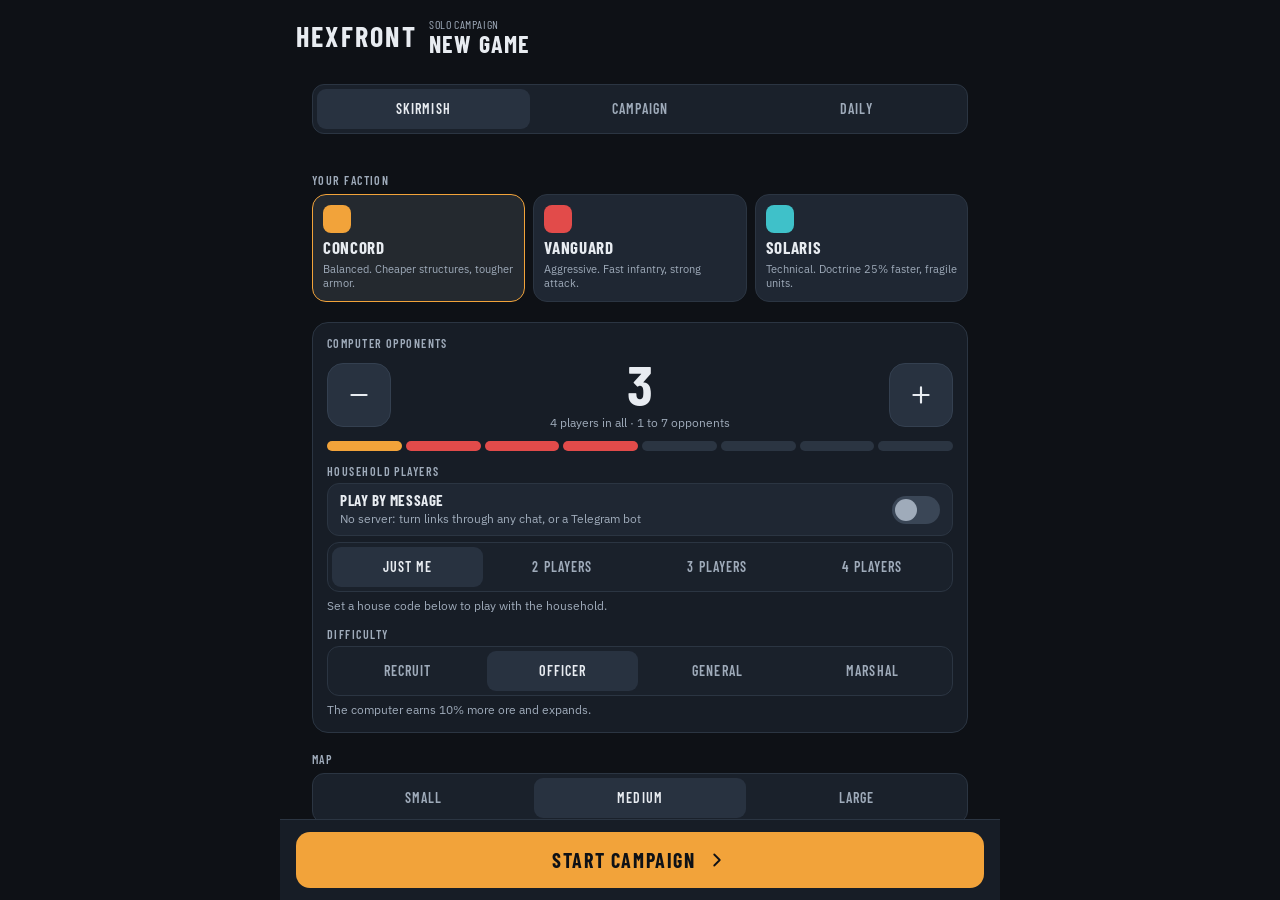
<file: index.html>
<!doctype html>
<html lang="en">
<head>
<meta charset="utf-8">
<meta name="viewport" content="width=device-width, initial-scale=1, viewport-fit=cover, user-scalable=no, maximum-scale=1">
<meta name="theme-color" content="#0E1116">
<meta name="apple-mobile-web-app-capable" content="yes">
<meta name="mobile-web-app-capable" content="yes">
<meta name="apple-mobile-web-app-status-bar-style" content="black-translucent">
<meta name="robots" content="noindex, nofollow">
<title>Hexfront</title>
<link rel="preconnect" href="https://fonts.googleapis.com">
<link rel="preconnect" href="https://fonts.gstatic.com" crossorigin>
<link rel="stylesheet" href="https://fonts.googleapis.com/css2?family=Barlow+Condensed:wght@500;600;700&family=IBM+Plex+Sans:wght@400;500;600&display=swap">
<link rel="manifest" href="./manifest.webmanifest">
<link rel="icon" href="./icon.svg" type="image/svg+xml">
<link rel="apple-touch-icon" href="./icon-192.png">
  <script type="module" crossorigin src="./assets/index-CR-FYOFT.js"></script>
  <link rel="modulepreload" crossorigin href="./assets/three-Y268TnyY.js">
  <link rel="stylesheet" crossorigin href="./assets/index-BU2cLosu.css">
</head>
<body>
<div id="app"></div>
<script>
  if ("serviceWorker" in navigator && location.protocol.startsWith("http") && !/localhost|127\.0\.0\.1/.test(location.hostname)) {
    window.addEventListener("load", () => navigator.serviceWorker.register("./sw.js").then((reg) => {
      const announce = () => {
        if (document.getElementById("update-banner")) return;
        const b = document.createElement("button");
        b.id = "update-banner";
        b.textContent = "A new version of Hexfront is ready. Tap to reload.";
        b.style.cssText = "position:fixed;left:12px;right:12px;bottom:calc(16px + env(safe-area-inset-bottom));z-index:99;padding:14px;border-radius:14px;border:1px solid #3FC1C9;background:#171D26;color:#E8ECF1;font:600 15px system-ui,sans-serif;text-align:center;box-shadow:0 8px 24px rgba(0,0,0,.5)";
        b.onclick = () => location.reload();
        document.body.appendChild(b);
      };
      if (reg.waiting && navigator.serviceWorker.controller) announce();
      reg.addEventListener("updatefound", () => { const w = reg.installing; if (!w) return; w.addEventListener("statechange", () => { if (w.state === "installed" && navigator.serviceWorker.controller) announce(); }); });
      setInterval(() => reg.update().catch(() => {}), 10 * 60 * 1000);
    }).catch(() => {}));
  }
</script>
</body>
</html>
</file>
<file: assets/index-BU2cLosu.css>
:root{--ground: #0E1116;--panel: #171D26;--raised: #1F2733;--raised2: #283240;--line: #2B3542;--line2: #3A4656;--text: #E8ECF1;--muted: #9FABBA;--soft: #C7D0DB;--accent: #F2A33A;--hostile: #E24B4A;--info: #3FC1C9;--ok: #6CC47A;--influence: #B88CFF;--d: "Barlow Condensed", "IBM Plex Sans", sans-serif;--b: "IBM Plex Sans", system-ui, sans-serif;--safe-b: env(safe-area-inset-bottom, 0px);--safe-t: env(safe-area-inset-top, 0px)}*{box-sizing:border-box;-webkit-tap-highlight-color:transparent}html,body{margin:0;height:100%;background:var(--ground);color:var(--text);font:14px/1.35 var(--b);-webkit-font-smoothing:antialiased;overscroll-behavior:none}body{position:fixed;inset:0;overflow:hidden;touch-action:none}#app{position:absolute;inset:0}button{font:inherit;color:inherit;background:none;border:0;padding:0;cursor:pointer;text-align:left;touch-action:manipulation}button:disabled{cursor:default}svg{display:block;flex:none}.d{font-family:var(--d);letter-spacing:.05em;text-transform:uppercase}.num{font-family:var(--d);font-variant-numeric:tabular-nums}.muted{color:var(--muted)}.row{display:flex;align-items:center;gap:8px}.col{display:flex;flex-direction:column;gap:8px}.grow{flex:1;min-width:0}.lab{font:600 12px/1 var(--d);letter-spacing:.12em;text-transform:uppercase;color:var(--muted)}::-webkit-scrollbar{width:0;height:0}.primary{height:56px;border-radius:14px;background:var(--accent);color:#0e1116;display:flex;align-items:center;justify-content:center;gap:10px;font:700 20px/1 var(--d);letter-spacing:.08em;text-transform:uppercase;width:100%}.primary:disabled{opacity:.45}.primary:active{filter:brightness(.92)}.ghost{height:44px;padding:0 14px;border-radius:12px;border:1px solid var(--line2);display:flex;align-items:center;justify-content:center;gap:8px;font:600 15px/1 var(--d);letter-spacing:.06em;text-transform:uppercase;color:var(--text)}.ghost.sm{height:36px;font-size:13px;padding:0 10px;border-radius:9px}.ghost.round{width:44px;padding:0;border-radius:22px}.act{flex:1;height:48px;min-width:0;padding:0 4px;border-radius:10px;background:var(--raised2);border:1px solid #344050;display:flex;align-items:center;justify-content:center;gap:6px;font:600 14px/1 var(--d);letter-spacing:.06em;text-transform:uppercase;color:var(--text)}.act.on{background:var(--accent);color:#0e1116;border-color:var(--accent)}.act.danger{background:var(--hostile);color:#fff;border-color:var(--hostile)}.act:disabled{opacity:.4}.act .kbd{margin-left:2px}.chip{height:36px;padding:0 10px;border-radius:8px;background:var(--panel);border:1px solid var(--line);display:flex;align-items:center;gap:6px;color:var(--text);white-space:nowrap}.chip .k{font:600 11px/1 var(--d);letter-spacing:.08em;text-transform:uppercase;color:var(--muted)}.chip .v{font:700 18px/1 var(--d);letter-spacing:.02em;font-variant-numeric:tabular-nums}.chip .dl{font:600 12px/1 var(--d);color:var(--ok)}.chip .dl.neg{color:var(--hostile)}.chip.warn{border-color:#8a5a14}.chip.warn .v{color:var(--accent)}.chip.icon{width:36px;padding:0;justify-content:center}.kbd{display:none;align-items:center;justify-content:center;min-width:20px;height:20px;padding:0 5px;border-radius:5px;background:var(--ground);border:1px solid var(--line2);font:600 11px/1 var(--d);color:var(--muted);letter-spacing:.04em}.tile{flex:1;height:72px;border-radius:12px;background:var(--raised);border:1px solid var(--line);display:flex;flex-direction:column;align-items:center;justify-content:center;gap:6px;position:relative;color:var(--text)}.tile.on{border-color:var(--accent);background:#24292f}.tile .l{font:600 12px/1 var(--d);letter-spacing:.08em;text-transform:uppercase;color:var(--soft)}.tile .kbd{position:absolute;top:6px;left:6px}.badge{position:absolute;top:6px;right:6px;min-width:18px;height:18px;padding:0 5px;border-radius:9px;background:var(--accent);color:#0e1116;font:700 12px/18px var(--d);text-align:center}.badge.red{background:var(--hostile);color:#fff}.hp{height:6px;border-radius:3px;background:var(--line);overflow:hidden}.hp i{display:block;height:100%;background:var(--ok)}.hp i.mid{background:var(--accent)}.hp i.low{background:var(--hostile)}.seg{display:flex;gap:4px;padding:4px;border-radius:12px;background:#1a212b;border:1px solid var(--line)}.seg button{flex:1;height:40px;border-radius:9px;display:flex;align-items:center;justify-content:center;font:600 14px/1 var(--d);letter-spacing:.08em;text-transform:uppercase;color:var(--muted)}.seg button.on{background:var(--raised2);color:var(--text)}.card{min-height:104px;padding:10px;border-radius:12px;background:var(--raised);border:1px solid var(--line);display:flex;flex-direction:column;gap:6px;color:var(--text);position:relative;text-align:left}.card .n{font:700 15px/1.05 var(--d);letter-spacing:.03em;text-transform:uppercase}.card .m{font:600 12px/1.2 var(--d);letter-spacing:.04em;color:var(--muted);font-variant-numeric:tabular-nums;display:flex;gap:6px;align-items:center;flex-wrap:wrap}.card .blurb{font-size:11px;color:var(--muted);line-height:1.3}.card.lock{opacity:.5}.card.poor .ore{color:var(--hostile)}.card .pw.plus{color:var(--ok)}.card .pw.minus{color:var(--accent)}.listrow{display:flex;align-items:center;gap:10px;min-height:52px;padding:8px 12px;border-radius:12px;background:var(--raised);border:1px solid var(--line);color:var(--text);width:100%;text-align:left}.listrow .t{font:700 15px/1.1 var(--d);letter-spacing:.04em;text-transform:uppercase}.listrow .s{font-size:12px;color:var(--muted);margin-top:2px}.listrow.on{border-color:var(--accent);background:#24292f}.tok{min-width:30px;height:24px;padding:0 6px;border-radius:6px;display:inline-flex;align-items:center;justify-content:center;font:700 13px/1 var(--d);letter-spacing:.06em;color:#0e1116;background:var(--accent);flex:none}.tok.big{width:44px;height:44px;border-radius:10px;font-size:18px}.ring{width:36px;height:36px;border-radius:18px;background:conic-gradient(var(--accent) 0 var(--p, 0%),var(--line) var(--p, 0%) 100%);display:flex;align-items:center;justify-content:center;flex:none}.ring i{width:26px;height:26px;border-radius:13px;background:var(--raised);display:flex;align-items:center;justify-content:center;font:700 12px/1 var(--d);font-style:normal;color:var(--text)}.stat{flex:1;padding:8px 10px;border-radius:10px;background:var(--raised);border:1px solid var(--line)}.stat .k{font:600 11px/1 var(--d);letter-spacing:.08em;text-transform:uppercase;color:var(--muted)}.stat .v{font:700 20px/1.1 var(--d);font-variant-numeric:tabular-nums;margin-top:3px}.stat.warn{border-color:#8a5a14}.stat.warn .v{color:var(--accent)}.toggle{width:48px;height:28px;border-radius:14px;background:var(--accent);position:relative;flex:none}.toggle i{position:absolute;top:3px;left:23px;width:22px;height:22px;border-radius:11px;background:#0e1116;transition:left .15s}.toggle.off{background:var(--line2)}.toggle.off i{left:3px;background:var(--muted)}.tag{display:inline-flex;align-items:center;gap:6px;height:24px;padding:0 8px;border-radius:6px;background:var(--raised);border:1px solid var(--line);font:600 11px/1 var(--d);letter-spacing:.1em;text-transform:uppercase;color:var(--soft)}.setup{position:absolute;inset:0;display:flex;flex-direction:column;background:var(--ground);max-width:560px;margin:0 auto}.setup .head{padding:calc(16px + var(--safe-t)) 16px 0;display:flex;align-items:center;gap:12px}.setup .body{flex:1;overflow-y:auto;padding:20px 16px 16px;display:flex;flex-direction:column;gap:20px}.setup .foot{padding:12px 16px calc(12px + var(--safe-b));background:var(--panel);border-top:1px solid var(--line)}.fac{flex:1;min-height:92px;padding:10px;border-radius:14px;background:var(--raised);border:1px solid var(--line);display:flex;flex-direction:column;gap:6px;color:var(--text)}.fac.on{border-color:var(--fc, var(--accent));background:#24292f}.fac .sw{width:28px;height:28px;border-radius:8px}.fac .n{font:700 17px/1 var(--d);letter-spacing:.04em;text-transform:uppercase}.fac .s{font-size:11px;color:var(--muted);line-height:1.3}.step{width:64px;height:64px;border-radius:16px;background:var(--raised2);border:1px solid #344050;display:flex;align-items:center;justify-content:center;color:var(--text);flex:none}.step:disabled{opacity:.35}.slot{flex:1;height:10px;border-radius:5px;background:var(--line)}.slot.me{background:var(--accent)}.slot.en{background:var(--hostile)}.panelbox{display:flex;flex-direction:column;gap:10px;padding:14px;border-radius:16px;background:var(--panel);border:1px solid var(--line)}.title-xl{font:700 56px/.9 var(--d);font-variant-numeric:tabular-nums}.hero{font:700 44px/.95 var(--d);letter-spacing:.08em;text-transform:uppercase}#game{position:absolute;inset:0;display:grid;grid-template-columns:1fr;grid-template-rows:1fr}#game .map{position:relative;grid-area:1 / 1;overflow:hidden;background:#0b0e12}#game .map canvas{position:absolute;inset:0;width:100%;height:100%;display:block}.labels{position:absolute;inset:0;pointer-events:none;overflow:hidden}.lbl{position:absolute;left:0;top:0;white-space:nowrap;font:600 11px/1 var(--d);letter-spacing:.08em;text-transform:uppercase;color:var(--text);text-shadow:0 1px 2px #000,0 0 6px #000;will-change:transform}.lbl.city{padding:2px 6px;border-radius:4px;background:#0e1116b3;border:1px solid rgba(255,255,255,.12)}.lbl.warn{padding:2px 6px;border-radius:4px;background:#e24b4aeb;color:#fff;font-size:10px}.lbl.city.mine{border-color:#f2a33a99}.lbl.city.theirs{border-color:#e24b4a99}.lbl.fx{font-size:15px;font-weight:700}.lbl.fx.dmg{color:#fff}.lbl.fx.ore{color:#f2b14a}.lbl.fx.cap{color:#fff;font-size:13px}.top{position:absolute;left:12px;right:12px;top:calc(12px + var(--safe-t));display:flex;gap:6px;align-items:center;z-index:3;pointer-events:none}.top>*{pointer-events:auto}.pill{position:absolute;left:50%;transform:translate(-50%);top:calc(58px + var(--safe-t));height:32px;padding:0 12px;border-radius:16px;background:#0e1116eb;border:1px solid var(--line);display:flex;align-items:center;gap:8px;font:600 13px/1 var(--d);letter-spacing:.1em;text-transform:uppercase;white-space:nowrap;color:var(--text);z-index:3;max-width:calc(100% - 24px);overflow:hidden;text-overflow:ellipsis}.pill .dot{width:8px;height:8px;border-radius:4px;background:var(--accent);flex:none}.pill .dot.red{background:var(--hostile)}.floats{position:absolute;right:12px;bottom:var(--dock-h, 280px);display:flex;flex-direction:column;gap:8px;z-index:3;transform:translateY(-12px)}.float{width:48px;height:48px;border-radius:24px;background:#171d26f0;border:1px solid var(--line2);display:flex;align-items:center;justify-content:center;color:var(--text);position:relative}.float .badge{top:-4px;right:-4px}.dock{position:absolute;left:0;right:0;bottom:0;background:#171d26f7;border-top:1px solid var(--line);border-radius:20px 20px 0 0;padding:8px 12px calc(12px + var(--safe-b));display:flex;flex-direction:column;gap:10px;z-index:4}.dock .handle{width:40px;height:4px;border-radius:2px;background:var(--line2);margin:0 auto 2px}.selcard{display:flex;flex-direction:column;gap:10px;padding:10px 12px;border-radius:14px;background:#1a212b;border:1px solid var(--line)}.selcard .name{font:700 20px/1 var(--d);letter-spacing:.04em;text-transform:uppercase}.selcard .sub{font-size:12px;color:var(--muted);margin-top:4px}.selcard .big{font:700 20px/1 var(--d)}.tiles{display:flex;gap:8px}.left{display:none}.sheet{position:absolute;inset:30% 0 0;background:var(--panel);border-top:1px solid var(--line);border-radius:20px 20px 0 0;z-index:6;display:flex;flex-direction:column;transform:translateY(105%);transition:transform .22s cubic-bezier(.2,.8,.2,1)}.sheet.open{transform:translateY(0)}.sheet .handle{width:40px;height:4px;border-radius:2px;background:var(--line2);margin:8px auto 0;flex:none}.sheet .shead{display:flex;align-items:center;gap:12px;padding:10px 12px 0;flex:none}.sheet .sbody{flex:1;overflow-y:auto;padding:12px;display:flex;flex-direction:column;gap:12px;-webkit-overflow-scrolling:touch}.sheet .sfoot{padding:10px 12px calc(10px + var(--safe-b));border-top:1px solid var(--line);display:flex;gap:8px;flex:none}.sheet .title{font:700 22px/1 var(--d);letter-spacing:.04em;text-transform:uppercase}.sheet .subtitle{font-size:12px;color:var(--muted);margin-top:3px}.scrim{position:absolute;inset:0;background:#0e111673;z-index:5;opacity:0;pointer-events:none;transition:opacity .2s}.scrim.on{opacity:1;pointer-events:auto}.grid3{display:grid;grid-template-columns:repeat(3,minmax(0,1fr));gap:8px}.grid2{display:grid;grid-template-columns:repeat(2,minmax(0,1fr));gap:8px}.radial{position:absolute;inset:0;z-index:8;display:none}.radial.on{display:block}.radial .dim{position:absolute;inset:0;background:#0e11168c}.rb{position:absolute;width:64px;height:64px;margin:-32px 0 0 -32px;border-radius:32px;background:var(--raised);border:2px solid var(--line2);display:flex;flex-direction:column;align-items:center;justify-content:center;gap:3px;color:var(--text);font:600 11px/1 var(--d);letter-spacing:.06em;text-transform:uppercase;box-shadow:0 6px 18px #00000080;transition:transform .08s}.rb.hot{transform:scale(1.12);border-color:#fff}.rb.attack.hot{background:var(--hostile);color:#fff}.rb.move.hot,.rb.harvest.hot,.rb.fortify.hot,.rb.rally.hot{background:var(--accent);color:#0e1116}.rb.off{opacity:.4}.rb.cancel{background:var(--ground)}.radial .info{position:absolute;left:24px;right:24px;padding:12px 14px;border-radius:14px;background:#171d26f7;border:1px solid var(--line);display:flex;gap:12px;align-items:center}.radial .hint{position:absolute;left:0;right:0;bottom:0;padding:16px 24px calc(28px + var(--safe-b));background:#171d26f7;border-top:1px solid var(--line);border-radius:20px 20px 0 0;text-align:center}.feed{display:flex;flex-direction:column;padding:4px 12px;border-radius:14px;background:#1a212b;border:1px solid var(--line);max-height:132px;overflow-y:auto}.ev{display:flex;gap:10px;align-items:flex-start;padding:7px 0;border-top:1px solid #222B36;font-size:13px}.ev:first-child{border-top:0}.ev .t{font:700 13px/1.2 var(--d);color:var(--muted);font-variant-numeric:tabular-nums;width:34px;flex:none}.scrub{position:relative;height:6px;border-radius:3px;background:var(--line);margin:14px 6px 10px}.scrub .fill{position:absolute;left:0;top:0;bottom:0;border-radius:3px;background:var(--accent)}.scrub .tick{position:absolute;top:-4px;width:3px;height:14px;border-radius:2px;background:var(--text);margin-left:-1px}.scrub .tick.soon{background:#4b5868}.scrub .knob{position:absolute;top:-7px;width:20px;height:20px;margin-left:-10px;border-radius:10px;background:#fff;border:3px solid var(--accent)}.scrub input{position:absolute;left:-10px;right:-10px;top:-16px;height:38px;width:calc(100% + 20px);opacity:0;margin:0;cursor:pointer}.ctl{width:48px;height:48px;border-radius:12px;background:var(--raised2);border:1px solid #344050;display:flex;align-items:center;justify-content:center;color:var(--text);flex:none}.spd{flex:1;height:40px;border-radius:10px;display:flex;align-items:center;justify-content:center;font:700 16px/1 var(--d);color:var(--muted)}.spd.on{background:var(--raised2);color:var(--text)}.screen{position:absolute;z-index:10;background:var(--ground);display:flex;flex-direction:column;padding:calc(20px + var(--safe-t)) 16px calc(20px + var(--safe-b));gap:16px;overflow-y:auto;max-width:560px;margin:0 auto;inset:0}.screen.wide{max-width:720px}.segs{display:flex;gap:6px}.segs i{flex:1;height:4px;border-radius:2px;background:var(--line)}.segs i.on{background:var(--accent)}.h1{font:700 30px/1.02 var(--d);letter-spacing:.03em;text-transform:uppercase;margin:0}.dcard{display:flex;flex-direction:column;gap:12px;padding:16px 14px;border-radius:18px;background:var(--panel);border:1px solid var(--line)}.dcard .ttl{font:700 24px/1.05 var(--d);letter-spacing:.03em;text-transform:uppercase}.dcard p{margin:0;font-size:14px;color:var(--soft)}.choice{display:flex;align-items:center;gap:12px;min-height:60px;padding:10px 12px;border-radius:14px;background:var(--raised);border:1px solid #344050;color:var(--text);width:100%;text-align:left}.choice.rec{border-color:var(--accent);background:#24292f}.choice .t{font:700 16px/1.05 var(--d);letter-spacing:.04em;text-transform:uppercase;display:block}.choice .s{font-size:12px;color:var(--muted);margin-top:3px;display:block}.choice .key{width:28px;height:28px;border-radius:8px;background:var(--raised2);display:flex;align-items:center;justify-content:center;font:700 14px/1 var(--d);flex:none}.choice.rec .key{background:var(--accent);color:#0e1116}.next{display:flex;align-items:center;gap:10px;padding:10px 12px;border-radius:12px;background:var(--panel);border:1px solid var(--line);color:var(--muted);font:600 13px/1.1 var(--d);letter-spacing:.04em;text-transform:uppercase}.lane .lh{display:flex;align-items:center;gap:8px;font:600 12px/1 var(--d);letter-spacing:.1em;text-transform:uppercase;color:var(--muted);margin-bottom:8px}.strip{display:flex;gap:8px;overflow-x:auto;padding-bottom:4px}.tc{flex:0 0 150px;min-height:108px;padding:10px;border-radius:12px;background:var(--raised);border:1px solid var(--line);display:flex;flex-direction:column;gap:6px;color:var(--text);text-align:left}.tc .n{font:700 15px/1.05 var(--d);letter-spacing:.03em;text-transform:uppercase}.tc .m{font-size:12px;color:var(--muted);line-height:1.3}.tc .st{margin-top:auto;font:600 11px/1 var(--d);letter-spacing:.08em;text-transform:uppercase;color:var(--muted);display:flex;align-items:center;gap:6px}.tc.done{opacity:.6}.tc.done .st{color:var(--ok)}.tc.now{border-color:var(--accent);background:#24292f}.tc.now .st{color:var(--accent)}.tc.lock{opacity:.45}.tc.avail .st{color:var(--info)}.coach{position:absolute;left:12px;right:12px;top:calc(100px + var(--safe-t));padding:12px 14px;border-radius:14px;background:#171d26f7;border:1px solid var(--info);z-index:7;box-shadow:0 8px 24px #0006}@media(min-width:1024px){.coach{left:auto;right:16px;top:60px;width:380px}}.toast{position:absolute;left:50%;transform:translate(-50%);bottom:calc(var(--dock-h, 280px) + 8px);padding:10px 14px;border-radius:12px;background:#0e1116f2;border:1px solid var(--line2);font-size:13px;color:var(--text);z-index:7;max-width:calc(100% - 32px);text-align:center;opacity:0;transition:opacity .2s;pointer-events:none}.toast.on{opacity:1}.toast.act{pointer-events:auto;display:flex;align-items:center;gap:10px}.toastbtn{flex:none;min-height:36px;padding:0 14px;border-radius:10px;background:var(--accent);color:#0e1116;font:700 13px/1 var(--d);letter-spacing:.04em;text-transform:uppercase}.selclose{flex:none;align-self:flex-start;width:36px;height:36px;margin:-4px -6px 0 0;border-radius:10px;display:grid;place-items:center;color:var(--muted);background:transparent;border:1px solid var(--line)}.selclose:hover{color:var(--text);border-color:var(--line2)}@media(min-width:1024px){.kbd{display:inline-flex}#game{grid-template-columns:250px minmax(0,1fr) 340px;grid-template-rows:60px minmax(0,1fr) auto}#game .map{grid-area:2 / 2}.top{position:static;grid-area:1 / 1 / 2 / 4;padding:0 16px;background:#11161d;border-bottom:1px solid var(--line);pointer-events:auto}.top .brand{display:block}.pill{top:16px}.floats{bottom:16px;transform:none}.dock{position:static;grid-area:3 / 1 / 4 / 4;border-radius:0;flex-direction:row;align-items:center;padding:12px 16px;gap:12px}.dock .handle{display:none}.dock .selcard{flex:1 1 420px;min-width:0}.dock .tiles{flex:1 1 360px}.dock .primary{flex:0 1 280px;width:auto;height:72px;padding:0 24px}.left{display:flex;flex-direction:column;gap:10px;grid-area:2 / 1;padding:12px;border-right:1px solid var(--line);background:#11161d;overflow-y:auto}.sheet{position:static;grid-area:2 / 3;transform:none;border-radius:0;border-top:0;border-left:1px solid var(--line);background:#11161d;top:auto;transition:none}.sheet .handle,.scrim{display:none}.screen{position:absolute;inset:60px 340px auto 250px;min-height:0;max-height:calc(100% - 60px);margin:0;max-width:none;border-right:1px solid var(--line);padding:28px 40px}.screen.wide{inset:60px 0 0;max-width:none;border:0;padding:40px max(40px,calc((100% - 760px)/2))}.radial .hint{left:250px;right:340px}.toast{bottom:140px}.setup{max-width:720px}.setup .body{padding:28px 32px}}.selcard .standing{gap:6px;flex-wrap:wrap}.selcard .standing .ghost.sm{flex:1 1 0;min-width:0;display:inline-flex;align-items:center;justify-content:center;gap:4px}.ghost.sm.on{border-color:var(--accent);color:var(--accent)}.lbl.odds{padding:3px 6px;border-radius:5px;font-size:12px;color:#0e1116;text-shadow:none}.lbl.odds.good{background:#6cc47a}.lbl.odds.even{background:#f2a33a}.lbl.odds.bad{background:#e24b4a;color:#fff}.lbl.eta{padding:2px 6px;border-radius:4px;background:#ffd48af2;color:#0e1116;text-shadow:none;font-size:10px}.lbl.ghost{color:#9fabba;font-size:9px;opacity:.9}.objective{position:absolute;left:50%;transform:translate(-50%);top:calc(96px + var(--safe-t));height:26px;padding:0 10px;border-radius:13px;background:#0e1116d9;border:1px solid rgba(242,177,74,.45);display:flex;align-items:center;gap:6px;font:600 11px/1 var(--d);letter-spacing:.06em;text-transform:uppercase;white-space:nowrap;color:#f2b14a;z-index:3;max-width:calc(100% - 24px);overflow:hidden;text-overflow:ellipsis}.lbl.orefield{font-size:13px;font-weight:700}.lbl.orefield.mine{color:#f2b14a}.lbl.orefield.theirs{color:#e24b4a}.lbl.orefield.free{color:#e8edf2}.editor{position:fixed;inset:0;z-index:50;background:var(--ground);overflow-y:auto;padding:calc(16px + var(--safe-t, 0px)) 16px 24px;display:flex;flex-direction:column;gap:12px;max-width:940px;margin:0 auto}.edwrap{display:flex;justify-content:center}.edcanvas{touch-action:none;border-radius:10px;background:#0b0e12}.edpal{display:flex;flex-wrap:wrap;gap:6px}.edtool{display:inline-flex;align-items:center;gap:6px;height:34px;padding:0 10px;border-radius:9px;border:1px solid var(--line);background:var(--raised);color:var(--text);font:600 12px/1 var(--d);letter-spacing:.04em;text-transform:uppercase}.edtool.on{border-color:var(--accent);color:var(--accent)}.edtool .sw{width:14px;height:14px;border-radius:3px;flex:none}.medals{display:grid;grid-template-columns:repeat(auto-fill,minmax(160px,1fr));gap:6px}.medal{display:flex;gap:8px;align-items:flex-start;padding:8px;border-radius:10px;border:1px solid var(--line);opacity:.55}.medal.got{opacity:1;border-color:#f2b14a80}.medal .mi{font-size:18px;line-height:1}.medal .t{font:700 13px/1.1 var(--d);text-transform:uppercase;letter-spacing:.04em}.medal .s{font-size:11px;color:var(--muted);margin-top:2px}.lbl.oreamt{font-size:11px;font-weight:700;color:#f2b14a}
</file>
